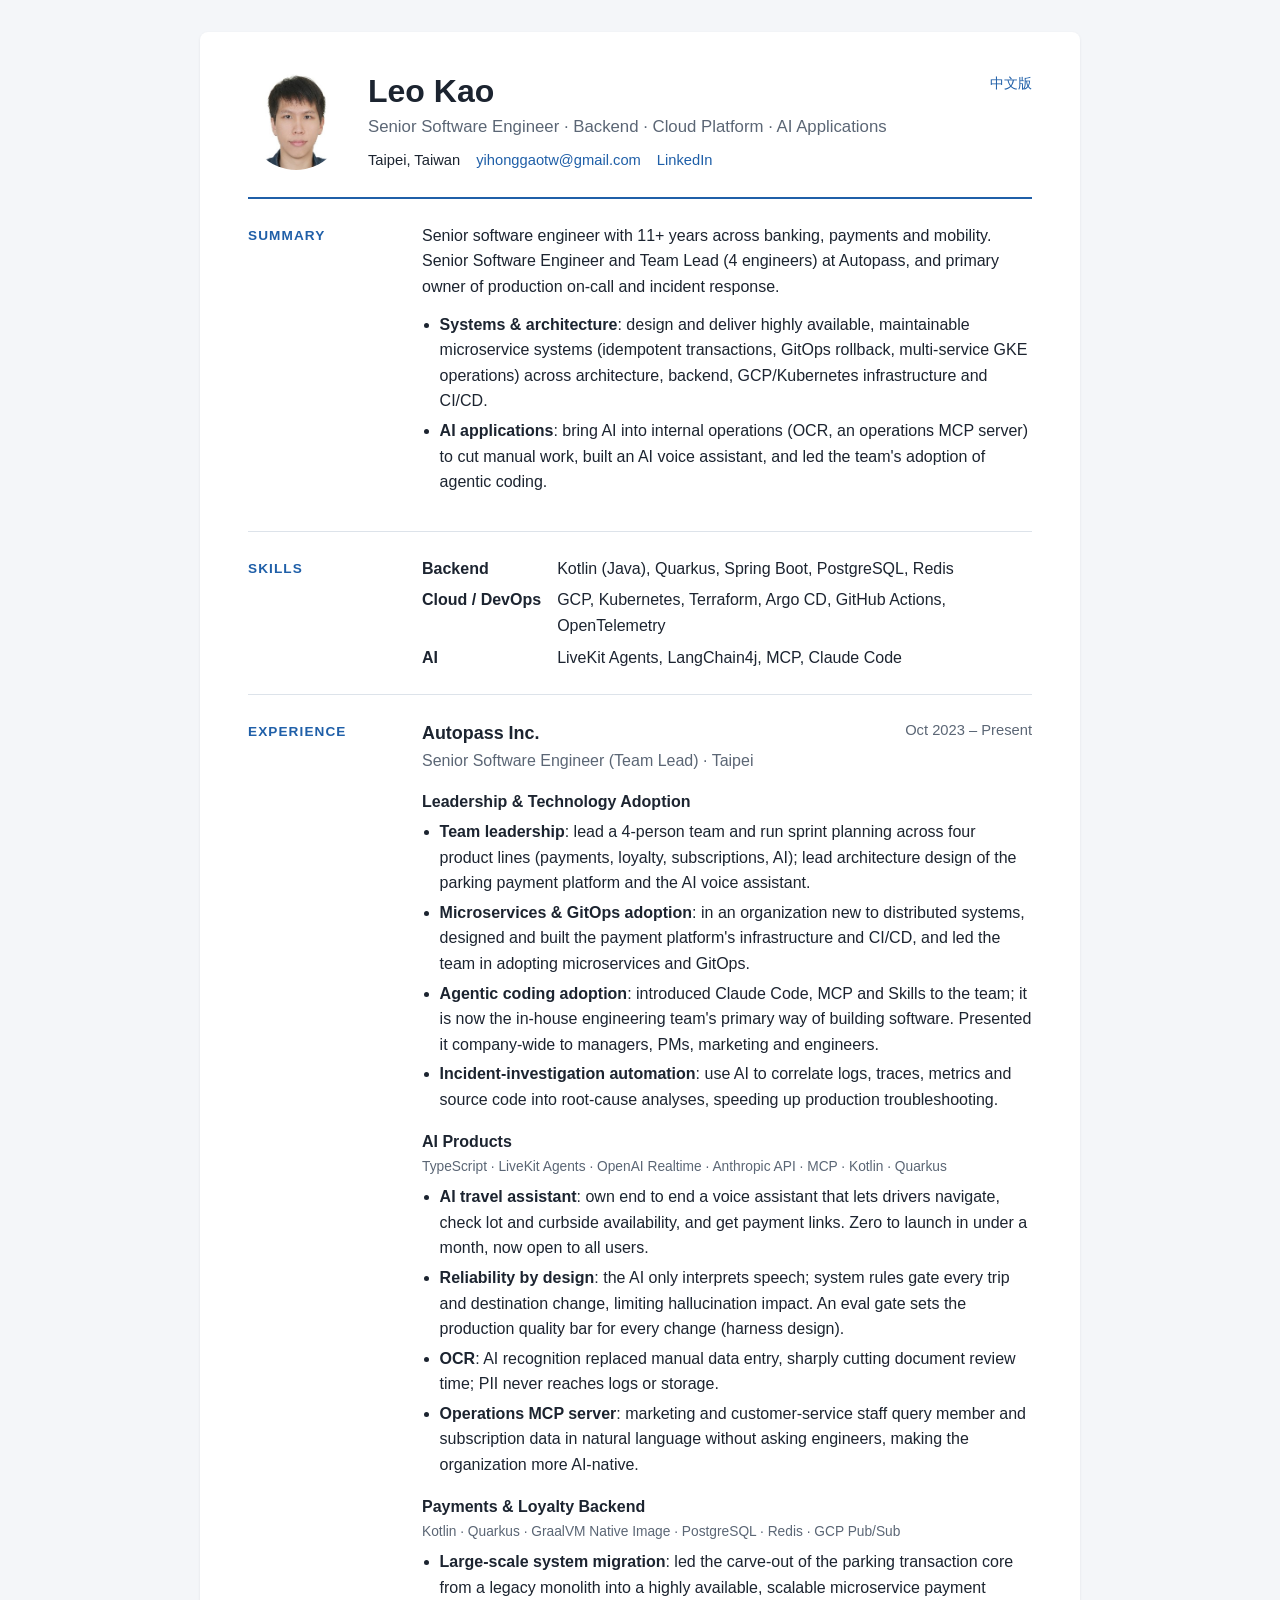
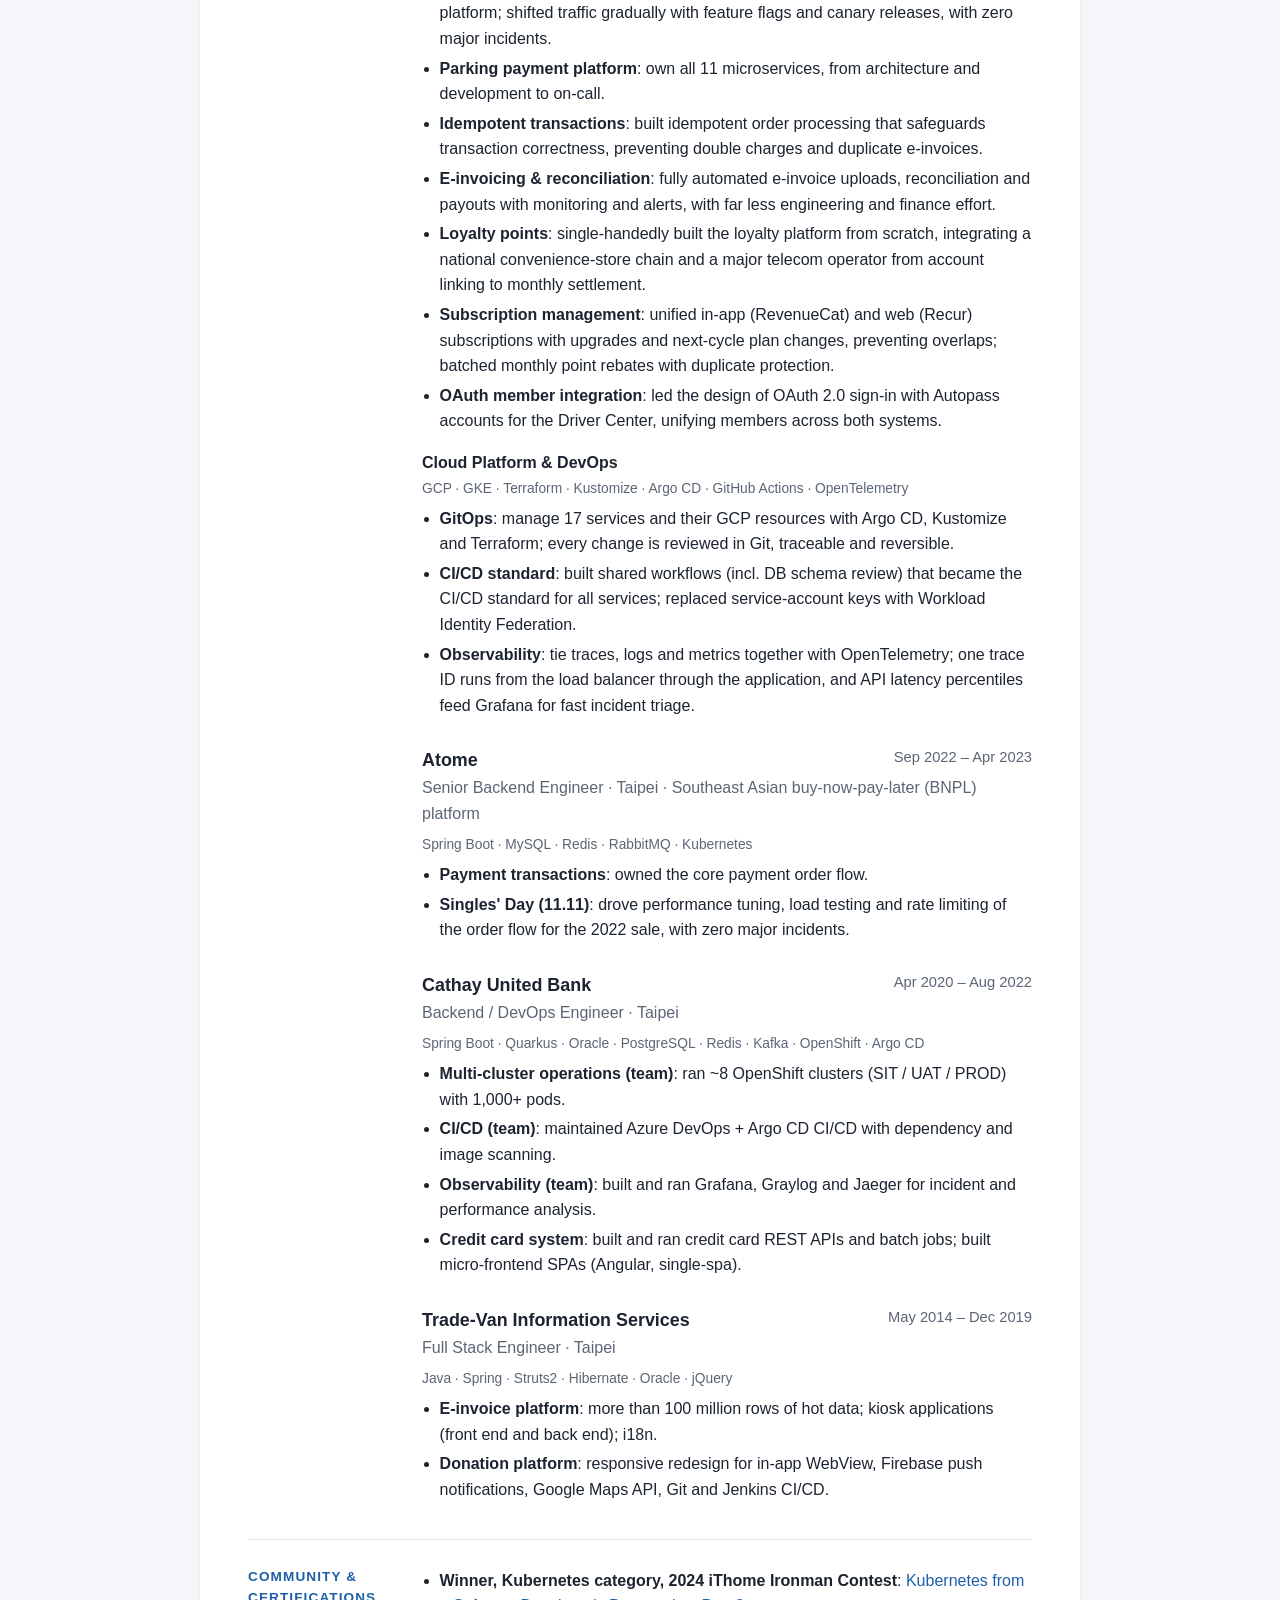
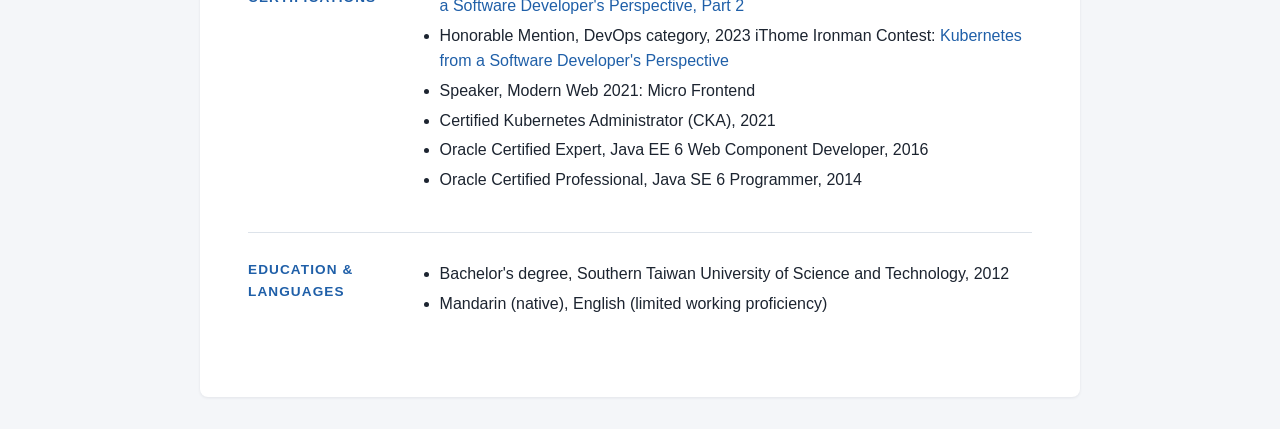
<file: index.html>
<!DOCTYPE html>
<html lang="en">
  <head>
    <meta charset="UTF-8" />
    <meta name="viewport" content="width=device-width, initial-scale=1" />
    <title>Leo Kao — Senior Software Engineer (Backend · Cloud Platform · AI)</title>
    <meta name="description" content="Curriculum Vitae of Leo Kao (Yi-Hung Kao), senior software engineer in Taipei: backend, cloud platform and AI applications." />
    <link rel="alternate" hreflang="zh-Hant" href="zh.html" />
    <link rel="stylesheet" href="cv.css" />
  </head>
  <body>
    <main class="cv">
      <header class="cv-header">
        <img src="images/headshot.jpg" alt="Leo Kao" />
        <div>
          <h1>Leo Kao</h1>
          <p class="headline">Senior Software Engineer · Backend · Cloud Platform · AI Applications</p>
          <ul class="contact">
            <li>Taipei, Taiwan</li>
            <li><a href="mailto:yihonggaotw@gmail.com">yihonggaotw@gmail.com</a></li>
            <li><a href="https://www.linkedin.com/in/yihong-gao-tw">LinkedIn</a></li>
          </ul>
        </div>
        <a class="lang-switch" href="zh.html" hreflang="zh-Hant">中文版</a>
      </header>

      <section>
        <h2>Summary</h2>
        <div>
          <p>
            Senior software engineer with 11+ years across banking, payments and mobility. Senior Software Engineer
            and Team Lead (4 engineers) at Autopass, and primary owner of production on-call and incident response.
          </p>
          <ul>
            <li><strong>Systems &amp; architecture</strong>: design and deliver highly available, maintainable microservice systems (idempotent transactions, GitOps rollback, multi-service GKE operations) across architecture, backend, GCP/Kubernetes infrastructure and CI/CD.</li>
            <li><strong>AI applications</strong>: bring AI into internal operations (OCR, an operations MCP server) to cut manual work, built an AI voice assistant, and led the team's adoption of agentic coding.</li>
          </ul>
        </div>
      </section>

      <section>
        <h2>Skills</h2>
        <dl class="skills">
          <dt>Backend</dt><dd>Kotlin (Java), Quarkus, Spring Boot, PostgreSQL, Redis</dd>
          <dt>Cloud / DevOps</dt><dd>GCP, Kubernetes, Terraform, Argo CD, GitHub Actions, OpenTelemetry</dd>
          <dt>AI</dt><dd>LiveKit Agents, LangChain4j, MCP, Claude Code</dd>
        </dl>
      </section>

      <section>
        <h2>Experience</h2>
        <div>
          <article class="job">
            <div class="job-head">
              <h3>Autopass Inc.</h3>
              <span class="when">Oct 2023 – Present</span>
            </div>
            <p class="role">Senior Software Engineer (Team Lead) · Taipei</p>

            <h4>Leadership &amp; Technology Adoption</h4>
            <ul>
              <li><strong>Team leadership</strong>: lead a 4-person team and run sprint planning across four product lines (payments, loyalty, subscriptions, AI); lead architecture design of the parking payment platform and the AI voice assistant.</li>
              <li><strong>Microservices &amp; GitOps adoption</strong>: in an organization new to distributed systems, designed and built the payment platform's infrastructure and CI/CD, and led the team in adopting microservices and GitOps.</li>
              <li><strong>Agentic coding adoption</strong>: introduced Claude Code, MCP and Skills to the team; it is now the in-house engineering team's primary way of building software. Presented it company-wide to managers, PMs, marketing and engineers.</li>
              <li><strong>Incident-investigation automation</strong>: use AI to correlate logs, traces, metrics and source code into root-cause analyses, speeding up production troubleshooting.</li>
            </ul>

            <h4>AI Products</h4>
            <p class="stack">TypeScript · LiveKit Agents · OpenAI Realtime · Anthropic API · MCP · Kotlin · Quarkus</p>
            <ul>
              <li><strong>AI travel assistant</strong>: own end to end a voice assistant that lets drivers navigate, check lot and curbside availability, and get payment links. Zero to launch in under a month, now open to all users.</li>
              <li><strong>Reliability by design</strong>: the AI only interprets speech; system rules gate every trip and destination change, limiting hallucination impact. An eval gate sets the production quality bar for every change (harness design).</li>
              <li><strong>OCR</strong>: AI recognition replaced manual data entry, sharply cutting document review time; PII never reaches logs or storage.</li>
              <li><strong>Operations MCP server</strong>: marketing and customer-service staff query member and subscription data in natural language without asking engineers, making the organization more AI-native.</li>
            </ul>

            <h4>Payments &amp; Loyalty Backend</h4>
            <p class="stack">Kotlin · Quarkus · GraalVM Native Image · PostgreSQL · Redis · GCP Pub/Sub</p>
            <ul>
              <li><strong>Large-scale system migration</strong>: led the carve-out of the parking transaction core from a legacy monolith into a highly available, scalable microservice payment platform; shifted traffic gradually with feature flags and canary releases, with zero major incidents.</li>
              <li><strong>Parking payment platform</strong>: own all 11 microservices, from architecture and development to on-call.</li>
              <li><strong>Idempotent transactions</strong>: built idempotent order processing that safeguards transaction correctness, preventing double charges and duplicate e-invoices.</li>
              <li><strong>E-invoicing &amp; reconciliation</strong>: fully automated e-invoice uploads, reconciliation and payouts with monitoring and alerts, with far less engineering and finance effort.</li>
              <li><strong>Loyalty points</strong>: single-handedly built the loyalty platform from scratch, integrating a national convenience-store chain and a major telecom operator from account linking to monthly settlement.</li>
              <li><strong>Subscription management</strong>: unified in-app (RevenueCat) and web (Recur) subscriptions with upgrades and next-cycle plan changes, preventing overlaps; batched monthly point rebates with duplicate protection.</li>
              <li><strong>OAuth member integration</strong>: led the design of OAuth 2.0 sign-in with Autopass accounts for the Driver Center, unifying members across both systems.</li>
            </ul>

            <h4>Cloud Platform &amp; DevOps</h4>
            <p class="stack">GCP · GKE · Terraform · Kustomize · Argo CD · GitHub Actions · OpenTelemetry</p>
            <ul>
              <li><strong>GitOps</strong>: manage 17 services and their GCP resources with Argo CD, Kustomize and Terraform; every change is reviewed in Git, traceable and reversible.</li>
              <li><strong>CI/CD standard</strong>: built shared workflows (incl. DB schema review) that became the CI/CD standard for all services; replaced service-account keys with Workload Identity Federation.</li>
              <li><strong>Observability</strong>: tie traces, logs and metrics together with OpenTelemetry; one trace ID runs from the load balancer through the application, and API latency percentiles feed Grafana for fast incident triage.</li>
            </ul>
          </article>

          <article class="job">
            <div class="job-head">
              <h3>Atome</h3>
              <span class="when">Sep 2022 – Apr 2023</span>
            </div>
            <p class="role">Senior Backend Engineer · Taipei · Southeast Asian buy-now-pay-later (BNPL) platform</p>
            <p class="stack">Spring Boot · MySQL · Redis · RabbitMQ · Kubernetes</p>
            <ul>
              <li><strong>Payment transactions</strong>: owned the core payment order flow.</li>
              <li><strong>Singles' Day (11.11)</strong>: drove performance tuning, load testing and rate limiting of the order flow for the 2022 sale, with zero major incidents.</li>
            </ul>
          </article>

          <article class="job">
            <div class="job-head">
              <h3>Cathay United Bank</h3>
              <span class="when">Apr 2020 – Aug 2022</span>
            </div>
            <p class="role">Backend / DevOps Engineer · Taipei</p>
            <p class="stack">Spring Boot · Quarkus · Oracle · PostgreSQL · Redis · Kafka · OpenShift · Argo CD</p>
            <ul>
              <li><strong>Multi-cluster operations (team)</strong>: ran ~8 OpenShift clusters (SIT / UAT / PROD) with 1,000+ pods.</li>
              <li><strong>CI/CD (team)</strong>: maintained Azure DevOps + Argo CD CI/CD with dependency and image scanning.</li>
              <li><strong>Observability (team)</strong>: built and ran Grafana, Graylog and Jaeger for incident and performance analysis.</li>
              <li><strong>Credit card system</strong>: built and ran credit card REST APIs and batch jobs; built micro-frontend SPAs (Angular, single-spa).</li>
            </ul>
          </article>

          <article class="job">
            <div class="job-head">
              <h3>Trade-Van Information Services</h3>
              <span class="when">May 2014 – Dec 2019</span>
            </div>
            <p class="role">Full Stack Engineer · Taipei</p>
            <p class="stack">Java · Spring · Struts2 · Hibernate · Oracle · jQuery</p>
            <ul>
              <li><strong>E-invoice platform</strong>: more than 100 million rows of hot data; kiosk applications (front end and back end); i18n.</li>
              <li><strong>Donation platform</strong>: responsive redesign for in-app WebView, Firebase push notifications, Google Maps API, Git and Jenkins CI/CD.</li>
            </ul>
          </article>
        </div>
      </section>

      <section>
        <h2>Community &amp; Certifications</h2>
        <ul>
          <li><strong>Winner, Kubernetes category, 2024 iThome Ironman Contest</strong>: <a href="https://ithelp.ithome.com.tw/users/20147637/ironman/7525">Kubernetes from a Software Developer's Perspective, Part 2</a></li>
          <li>Honorable Mention, DevOps category, 2023 iThome Ironman Contest: <a href="https://ithelp.ithome.com.tw/users/20147637/ironman/6738">Kubernetes from a Software Developer's Perspective</a></li>
          <li>Speaker, Modern Web 2021: Micro Frontend</li>
          <li>Certified Kubernetes Administrator (CKA), 2021</li>
          <li>Oracle Certified Expert, Java EE 6 Web Component Developer, 2016</li>
          <li>Oracle Certified Professional, Java SE 6 Programmer, 2014</li>
        </ul>
      </section>

      <section>
        <h2>Education &amp; Languages</h2>
        <ul>
          <li>Bachelor's degree, Southern Taiwan University of Science and Technology, 2012</li>
          <li>Mandarin (native), English (limited working proficiency)</li>
        </ul>
      </section>
    </main>
  </body>
</html>
</file>
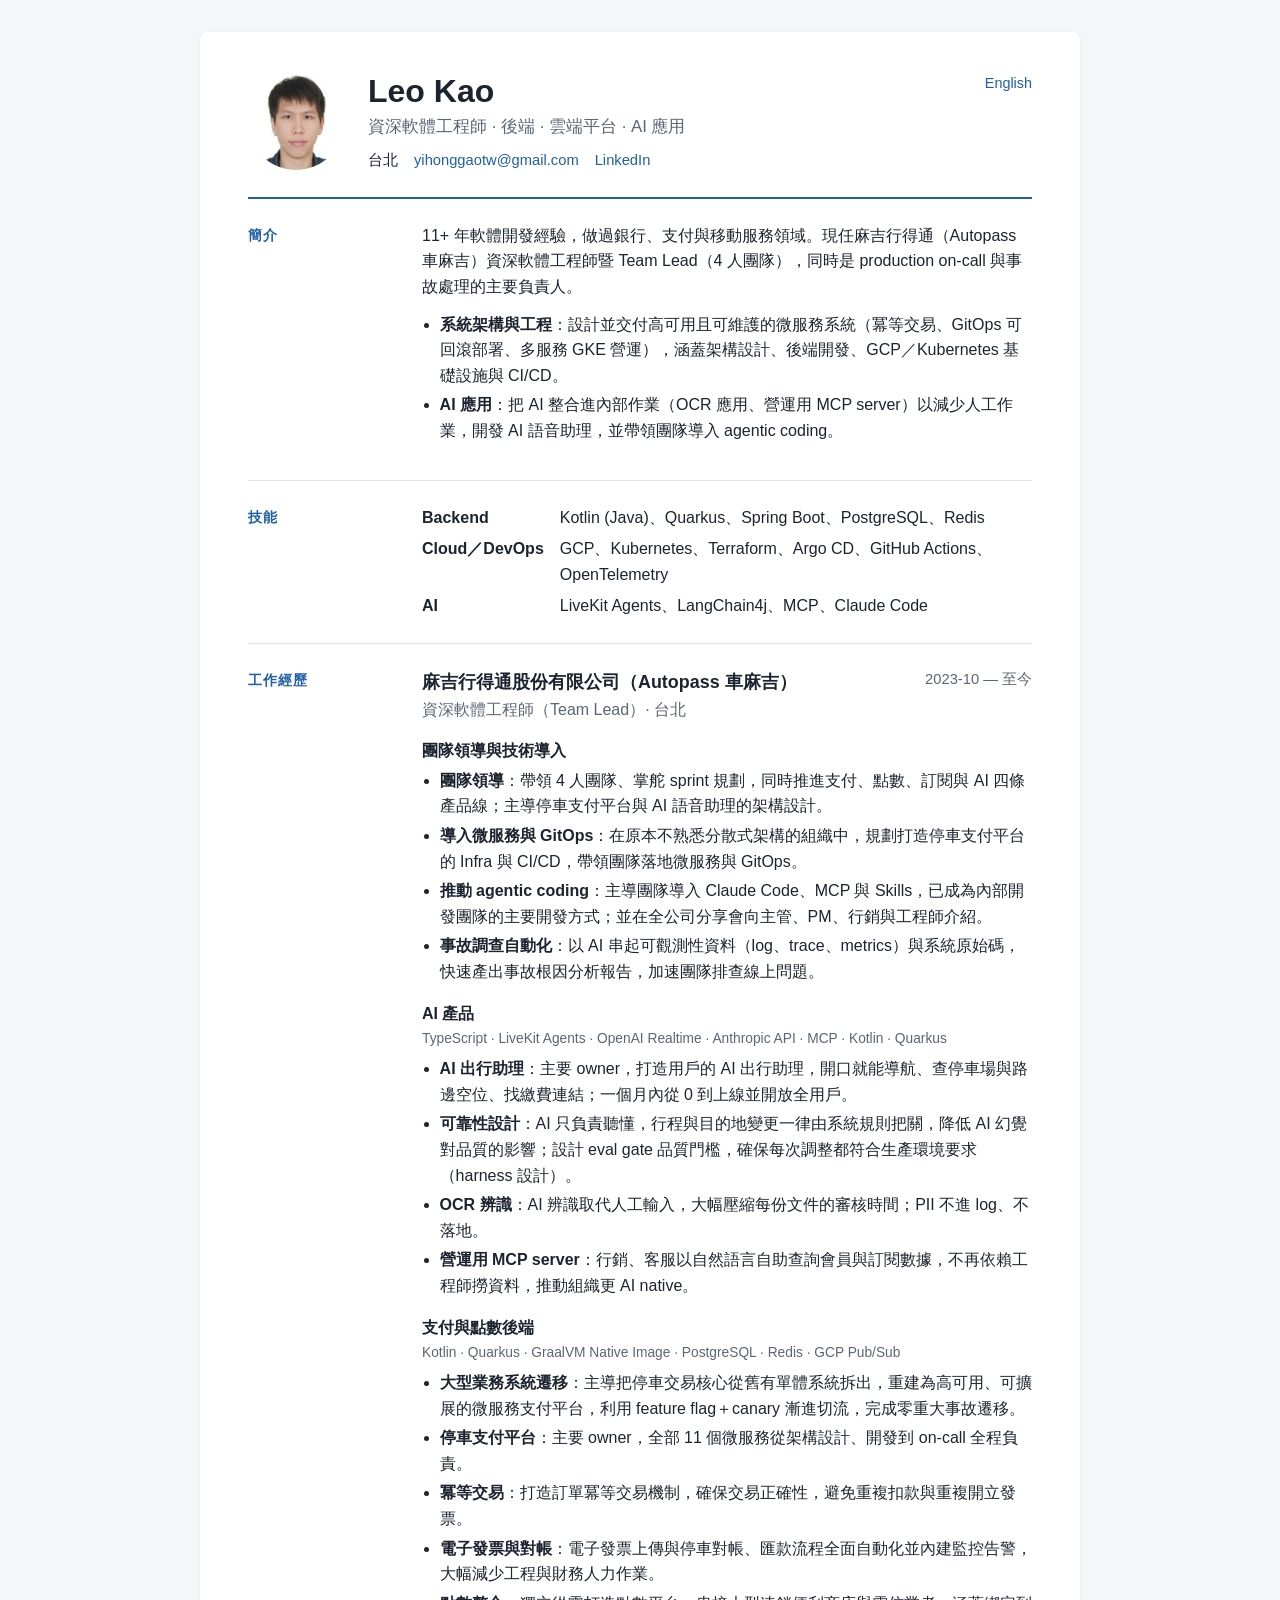
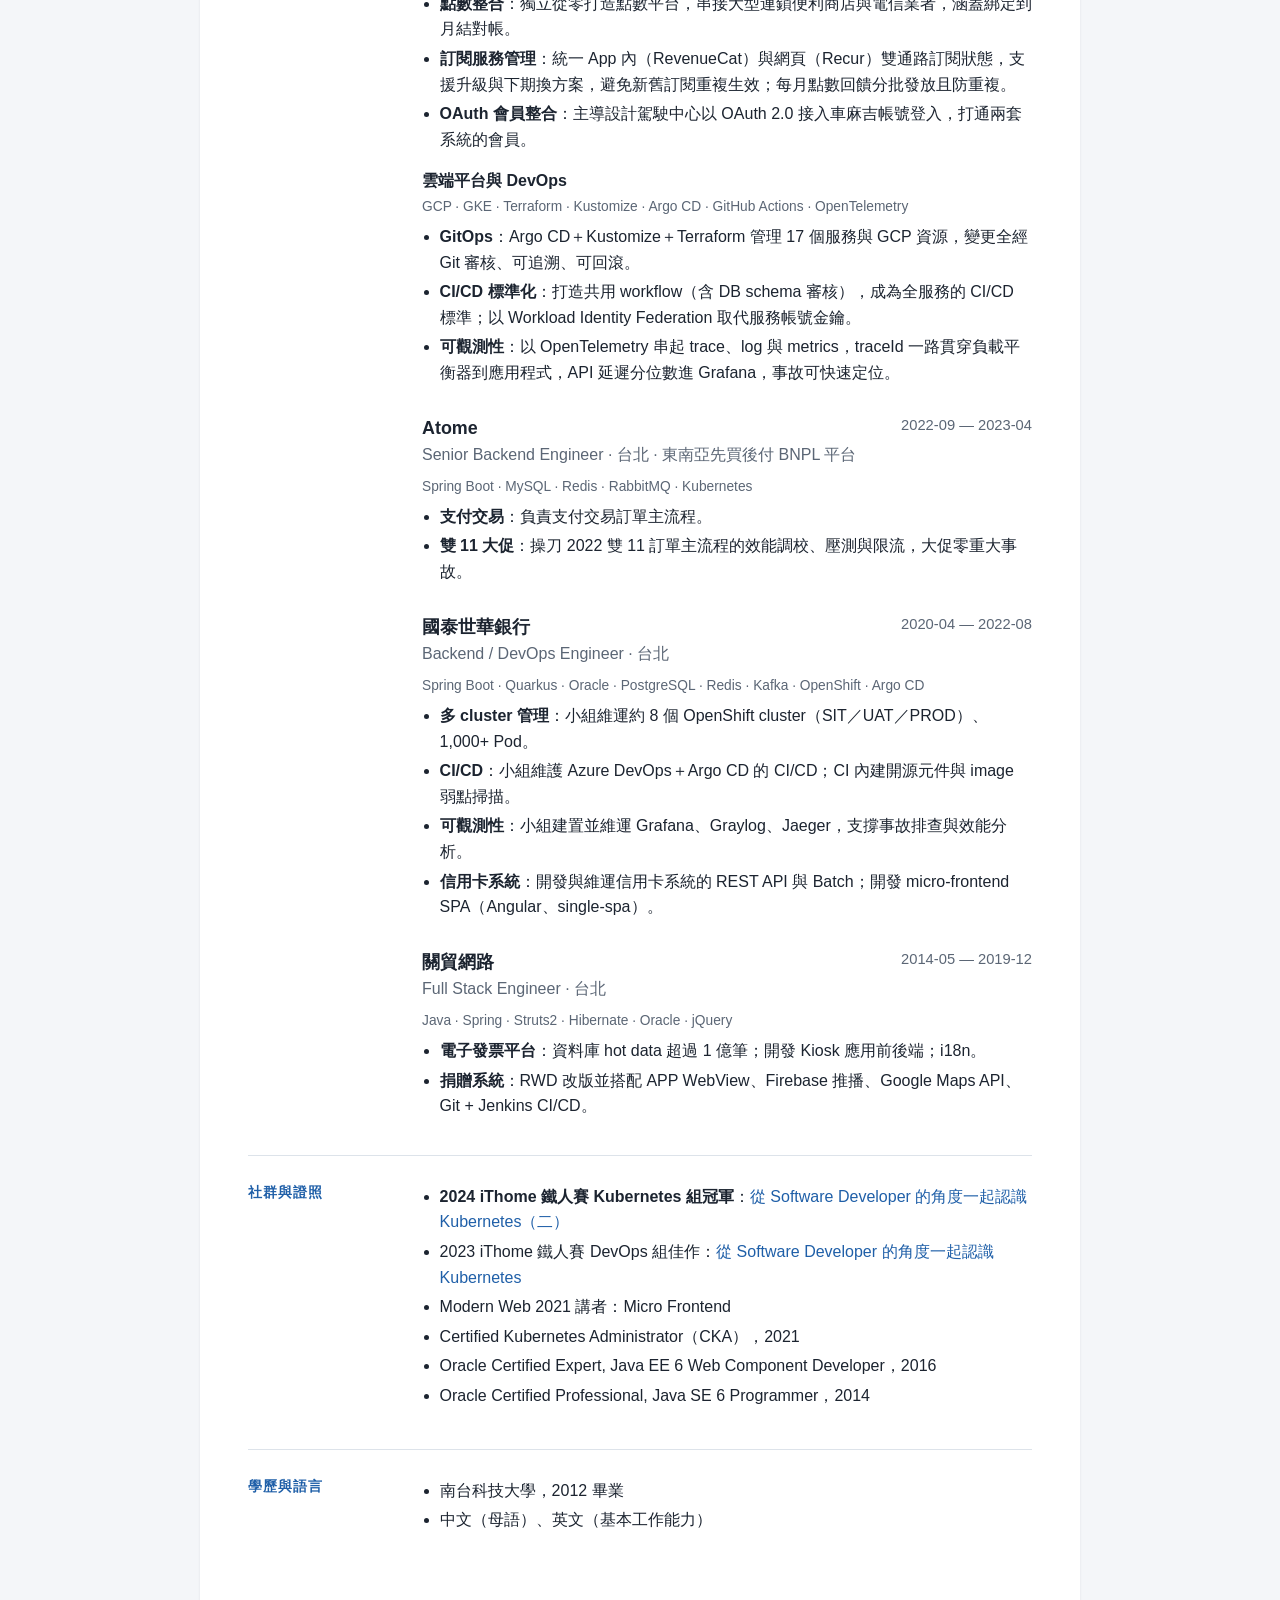
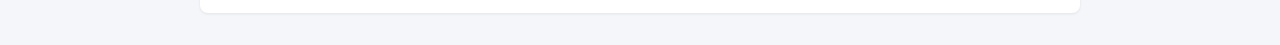
<file: zh.html>
<!DOCTYPE html>
<html lang="zh-Hant">
  <head>
    <meta charset="UTF-8" />
    <meta name="viewport" content="width=device-width, initial-scale=1" />
    <title>Leo Kao — 資深軟體工程師（後端 · 雲端平台 · AI 應用）</title>
    <meta name="description" content="Leo Kao（Yi-Hung Kao）的履歷：台北的資深軟體工程師，專長後端、雲端平台與 AI 應用。" />
    <link rel="alternate" hreflang="en" href="index.html" />
    <link rel="stylesheet" href="cv.css" />
  </head>
  <body>
    <main class="cv">
      <header class="cv-header">
        <img src="images/headshot.jpg" alt="Leo Kao" />
        <div>
          <h1>Leo Kao</h1>
          <p class="headline">資深軟體工程師 · 後端 · 雲端平台 · AI 應用</p>
          <ul class="contact">
            <li>台北</li>
            <li><a href="mailto:yihonggaotw@gmail.com">yihonggaotw@gmail.com</a></li>
            <li><a href="https://www.linkedin.com/in/yihong-gao-tw">LinkedIn</a></li>
          </ul>
        </div>
        <a class="lang-switch" href="index.html" hreflang="en">English</a>
      </header>

      <section>
        <h2>簡介</h2>
        <div>
          <p>
            11+ 年軟體開發經驗，做過銀行、支付與移動服務領域。現任麻吉行得通（Autopass 車麻吉）資深軟體工程師暨
            Team Lead（4 人團隊），同時是 production on-call 與事故處理的主要負責人。
          </p>
          <ul>
            <li><strong>系統架構與工程</strong>：設計並交付高可用且可維護的微服務系統（冪等交易、GitOps 可回滾部署、多服務 GKE 營運），涵蓋架構設計、後端開發、GCP／Kubernetes 基礎設施與 CI/CD。</li>
            <li><strong>AI 應用</strong>：把 AI 整合進內部作業（OCR 應用、營運用 MCP server）以減少人工作業，開發 AI 語音助理，並帶領團隊導入 agentic coding。</li>
          </ul>
        </div>
      </section>

      <section>
        <h2>技能</h2>
        <dl class="skills">
          <dt>Backend</dt><dd>Kotlin (Java)、Quarkus、Spring Boot、PostgreSQL、Redis</dd>
          <dt>Cloud／DevOps</dt><dd>GCP、Kubernetes、Terraform、Argo CD、GitHub Actions、OpenTelemetry</dd>
          <dt>AI</dt><dd>LiveKit Agents、LangChain4j、MCP、Claude Code</dd>
        </dl>
      </section>

      <section>
        <h2>工作經歷</h2>
        <div>
          <article class="job">
            <div class="job-head">
              <h3>麻吉行得通股份有限公司（Autopass 車麻吉）</h3>
              <span class="when">2023-10 — 至今</span>
            </div>
            <p class="role">資深軟體工程師（Team Lead）· 台北</p>

            <h4>團隊領導與技術導入</h4>
            <ul>
              <li><strong>團隊領導</strong>：帶領 4 人團隊、掌舵 sprint 規劃，同時推進支付、點數、訂閱與 AI 四條產品線；主導停車支付平台與 AI 語音助理的架構設計。</li>
              <li><strong>導入微服務與 GitOps</strong>：在原本不熟悉分散式架構的組織中，規劃打造停車支付平台的 Infra 與 CI/CD，帶領團隊落地微服務與 GitOps。</li>
              <li><strong>推動 agentic coding</strong>：主導團隊導入 Claude Code、MCP 與 Skills，已成為內部開發團隊的主要開發方式；並在全公司分享會向主管、PM、行銷與工程師介紹。</li>
              <li><strong>事故調查自動化</strong>：以 AI 串起可觀測性資料（log、trace、metrics）與系統原始碼，快速產出事故根因分析報告，加速團隊排查線上問題。</li>
            </ul>

            <h4>AI 產品</h4>
            <p class="stack">TypeScript · LiveKit Agents · OpenAI Realtime · Anthropic API · MCP · Kotlin · Quarkus</p>
            <ul>
              <li><strong>AI 出行助理</strong>：主要 owner，打造用戶的 AI 出行助理，開口就能導航、查停車場與路邊空位、找繳費連結；一個月內從 0 到上線並開放全用戶。</li>
              <li><strong>可靠性設計</strong>：AI 只負責聽懂，行程與目的地變更一律由系統規則把關，降低 AI 幻覺對品質的影響；設計 eval gate 品質門檻，確保每次調整都符合生產環境要求（harness 設計）。</li>
              <li><strong>OCR 辨識</strong>：AI 辨識取代人工輸入，大幅壓縮每份文件的審核時間；PII 不進 log、不落地。</li>
              <li><strong>營運用 MCP server</strong>：行銷、客服以自然語言自助查詢會員與訂閱數據，不再依賴工程師撈資料，推動組織更 AI native。</li>
            </ul>

            <h4>支付與點數後端</h4>
            <p class="stack">Kotlin · Quarkus · GraalVM Native Image · PostgreSQL · Redis · GCP Pub/Sub</p>
            <ul>
              <li><strong>大型業務系統遷移</strong>：主導把停車交易核心從舊有單體系統拆出，重建為高可用、可擴展的微服務支付平台，利用 feature flag＋canary 漸進切流，完成零重大事故遷移。</li>
              <li><strong>停車支付平台</strong>：主要 owner，全部 11 個微服務從架構設計、開發到 on-call 全程負責。</li>
              <li><strong>冪等交易</strong>：打造訂單冪等交易機制，確保交易正確性，避免重複扣款與重複開立發票。</li>
              <li><strong>電子發票與對帳</strong>：電子發票上傳與停車對帳、匯款流程全面自動化並內建監控告警，大幅減少工程與財務人力作業。</li>
              <li><strong>點數整合</strong>：獨立從零打造點數平台，串接大型連鎖便利商店與電信業者，涵蓋綁定到月結對帳。</li>
              <li><strong>訂閱服務管理</strong>：統一 App 內（RevenueCat）與網頁（Recur）雙通路訂閱狀態，支援升級與下期換方案，避免新舊訂閱重複生效；每月點數回饋分批發放且防重複。</li>
              <li><strong>OAuth 會員整合</strong>：主導設計駕駛中心以 OAuth 2.0 接入車麻吉帳號登入，打通兩套系統的會員。</li>
            </ul>

            <h4>雲端平台與 DevOps</h4>
            <p class="stack">GCP · GKE · Terraform · Kustomize · Argo CD · GitHub Actions · OpenTelemetry</p>
            <ul>
              <li><strong>GitOps</strong>：Argo CD＋Kustomize＋Terraform 管理 17 個服務與 GCP 資源，變更全經 Git 審核、可追溯、可回滾。</li>
              <li><strong>CI/CD 標準化</strong>：打造共用 workflow（含 DB schema 審核），成為全服務的 CI/CD 標準；以 Workload Identity Federation 取代服務帳號金鑰。</li>
              <li><strong>可觀測性</strong>：以 OpenTelemetry 串起 trace、log 與 metrics，traceId 一路貫穿負載平衡器到應用程式，API 延遲分位數進 Grafana，事故可快速定位。</li>
            </ul>
          </article>

          <article class="job">
            <div class="job-head">
              <h3>Atome</h3>
              <span class="when">2022-09 — 2023-04</span>
            </div>
            <p class="role">Senior Backend Engineer · 台北 · 東南亞先買後付 BNPL 平台</p>
            <p class="stack">Spring Boot · MySQL · Redis · RabbitMQ · Kubernetes</p>
            <ul>
              <li><strong>支付交易</strong>：負責支付交易訂單主流程。</li>
              <li><strong>雙 11 大促</strong>：操刀 2022 雙 11 訂單主流程的效能調校、壓測與限流，大促零重大事故。</li>
            </ul>
          </article>

          <article class="job">
            <div class="job-head">
              <h3>國泰世華銀行</h3>
              <span class="when">2020-04 — 2022-08</span>
            </div>
            <p class="role">Backend / DevOps Engineer · 台北</p>
            <p class="stack">Spring Boot · Quarkus · Oracle · PostgreSQL · Redis · Kafka · OpenShift · Argo CD</p>
            <ul>
              <li><strong>多 cluster 管理</strong>：小組維運約 8 個 OpenShift cluster（SIT／UAT／PROD）、1,000+ Pod。</li>
              <li><strong>CI/CD</strong>：小組維護 Azure DevOps＋Argo CD 的 CI/CD；CI 內建開源元件與 image 弱點掃描。</li>
              <li><strong>可觀測性</strong>：小組建置並維運 Grafana、Graylog、Jaeger，支撐事故排查與效能分析。</li>
              <li><strong>信用卡系統</strong>：開發與維運信用卡系統的 REST API 與 Batch；開發 micro-frontend SPA（Angular、single-spa）。</li>
            </ul>
          </article>

          <article class="job">
            <div class="job-head">
              <h3>關貿網路</h3>
              <span class="when">2014-05 — 2019-12</span>
            </div>
            <p class="role">Full Stack Engineer · 台北</p>
            <p class="stack">Java · Spring · Struts2 · Hibernate · Oracle · jQuery</p>
            <ul>
              <li><strong>電子發票平台</strong>：資料庫 hot data 超過 1 億筆；開發 Kiosk 應用前後端；i18n。</li>
              <li><strong>捐贈系統</strong>：RWD 改版並搭配 APP WebView、Firebase 推播、Google Maps API、Git + Jenkins CI/CD。</li>
            </ul>
          </article>
        </div>
      </section>

      <section>
        <h2>社群與證照</h2>
        <ul>
          <li><strong>2024 iThome 鐵人賽 Kubernetes 組冠軍</strong>：<a href="https://ithelp.ithome.com.tw/users/20147637/ironman/7525">從 Software Developer 的角度一起認識 Kubernetes（二）</a></li>
          <li>2023 iThome 鐵人賽 DevOps 組佳作：<a href="https://ithelp.ithome.com.tw/users/20147637/ironman/6738">從 Software Developer 的角度一起認識 Kubernetes</a></li>
          <li>Modern Web 2021 講者：Micro Frontend</li>
          <li>Certified Kubernetes Administrator（CKA），2021</li>
          <li>Oracle Certified Expert, Java EE 6 Web Component Developer，2016</li>
          <li>Oracle Certified Professional, Java SE 6 Programmer，2014</li>
        </ul>
      </section>

      <section>
        <h2>學歷與語言</h2>
        <ul>
          <li>南台科技大學，2012 畢業</li>
          <li>中文（母語）、英文（基本工作能力）</li>
        </ul>
      </section>
    </main>
  </body>
</html>
</file>
<file: cv.css>
:root {
  --ink: #1c2430;
  --muted: #5b6675;
  --line: #dde3ea;
  --accent: #1f5fa8;
  --bg: #f4f6f9;
  --paper: #ffffff;
}

* { box-sizing: border-box; }

html { -webkit-text-size-adjust: 100%; }

body {
  margin: 0;
  background: var(--bg);
  color: var(--ink);
  font: 16px/1.6 -apple-system, BlinkMacSystemFont, "Segoe UI", "PingFang TC",
    "Noto Sans TC", "Microsoft JhengHei", Helvetica, Arial, sans-serif;
}

a { color: var(--accent); text-decoration: none; }
a:hover, a:focus-visible { text-decoration: underline; }

.cv {
  max-width: 880px;
  margin: 32px auto;
  padding: 40px 48px;
  background: var(--paper);
  border-radius: 8px;
  box-shadow: 0 1px 3px rgba(20, 30, 45, 0.08);
}

/* Header */
.cv-header {
  display: grid;
  grid-template-columns: 96px 1fr auto;
  gap: 24px;
  align-items: center;
  padding-bottom: 24px;
  border-bottom: 2px solid var(--accent);
}
.cv-header img {
  width: 96px; height: 96px;
  border-radius: 50%;
  object-fit: cover;
}
.cv-header h1 { margin: 0; font-size: 2rem; line-height: 1.2; }
.headline { margin: 4px 0 8px; font-size: 1.05rem; color: var(--muted); }
.contact { margin: 0; padding: 0; list-style: none; display: flex; flex-wrap: wrap; gap: 4px 16px; font-size: 0.92rem; }
.lang-switch { align-self: start; font-size: 0.9rem; }

/* Sections */
section {
  display: grid;
  grid-template-columns: 150px 1fr;
  gap: 24px;
  padding: 24px 0;
  border-bottom: 1px solid var(--line);
}
section:last-of-type { border-bottom: 0; }
section > h2 {
  margin: 2px 0 0;
  font-size: 0.85rem;
  text-transform: uppercase;
  letter-spacing: 0.08em;
  color: var(--accent);
}
section p { margin: 0 0 12px; }
section ul { margin: 0 0 12px; padding-left: 1.1em; }
section li { margin: 4px 0; }

/* Jobs */
.job + .job { margin-top: 28px; }
.job-head { display: flex; flex-wrap: wrap; justify-content: space-between; gap: 0 16px; }
.job-head h3 { margin: 0; font-size: 1.12rem; }
.job-head .when { color: var(--muted); font-size: 0.92rem; white-space: nowrap; }
.role { margin: 0 0 8px; color: var(--muted); }
.job h4 { margin: 16px 0 2px; font-size: 1rem; }
.stack { margin: 0 0 6px; font-size: 0.86rem; color: var(--muted); }

/* Skills */
.skills { display: grid; grid-template-columns: max-content 1fr; gap: 6px 16px; margin: 0; }
.skills dt { font-weight: 600; }
.skills dd { margin: 0; }

@media (max-width: 720px) {
  .cv { margin: 0; padding: 24px 20px; border-radius: 0; box-shadow: none; }
  .cv-header { grid-template-columns: 64px 1fr; gap: 16px; }
  .cv-header img { width: 64px; height: 64px; }
  .lang-switch { grid-column: 1 / -1; }
  section { grid-template-columns: 1fr; gap: 8px; }
  .skills { grid-template-columns: 1fr; }
  .skills dd { margin-bottom: 8px; }
}

@media print {
  @page { size: A4; margin: 14mm; }
  body { background: #fff; font-size: 10pt; }
  .cv { margin: 0; padding: 0; box-shadow: none; max-width: none; }
  .lang-switch { display: none; }
  a { color: inherit; }
  section { break-inside: auto; padding: 12px 0; }
  .job, li { break-inside: avoid; }
}
</file>
